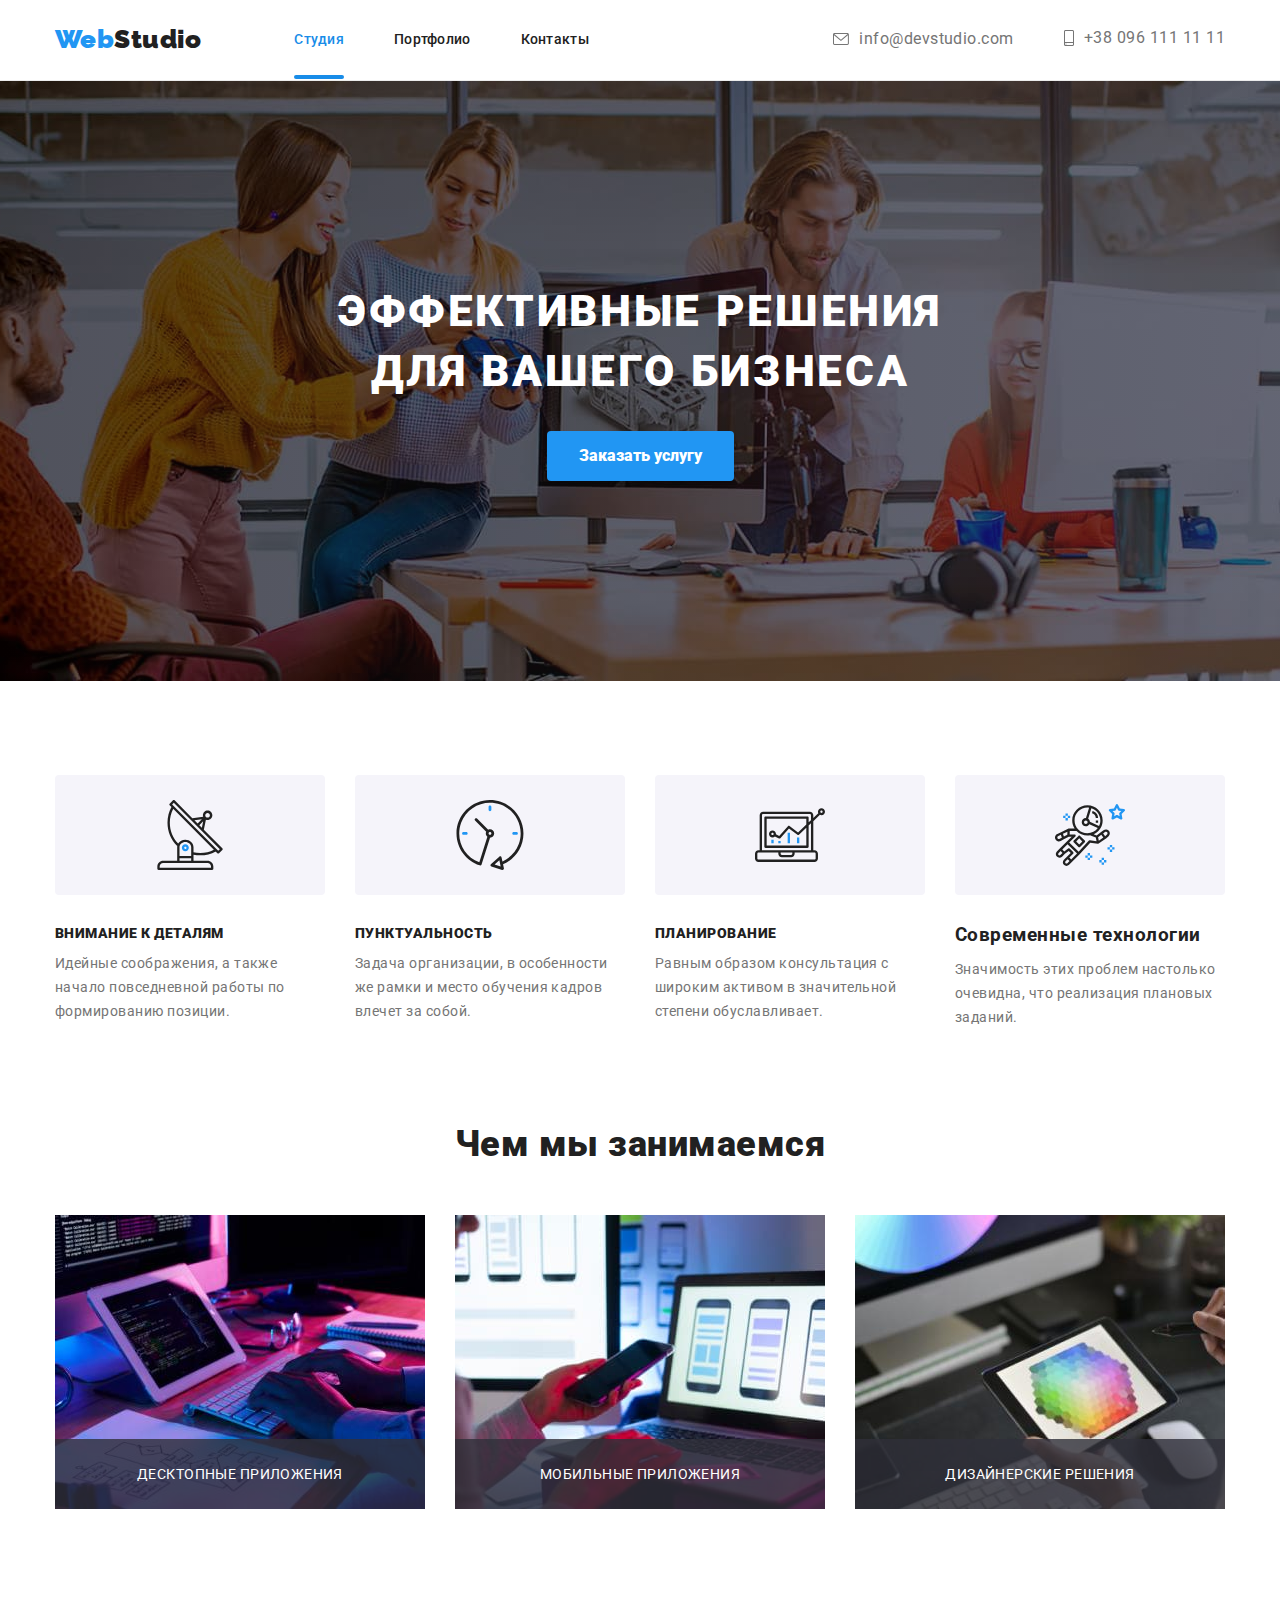
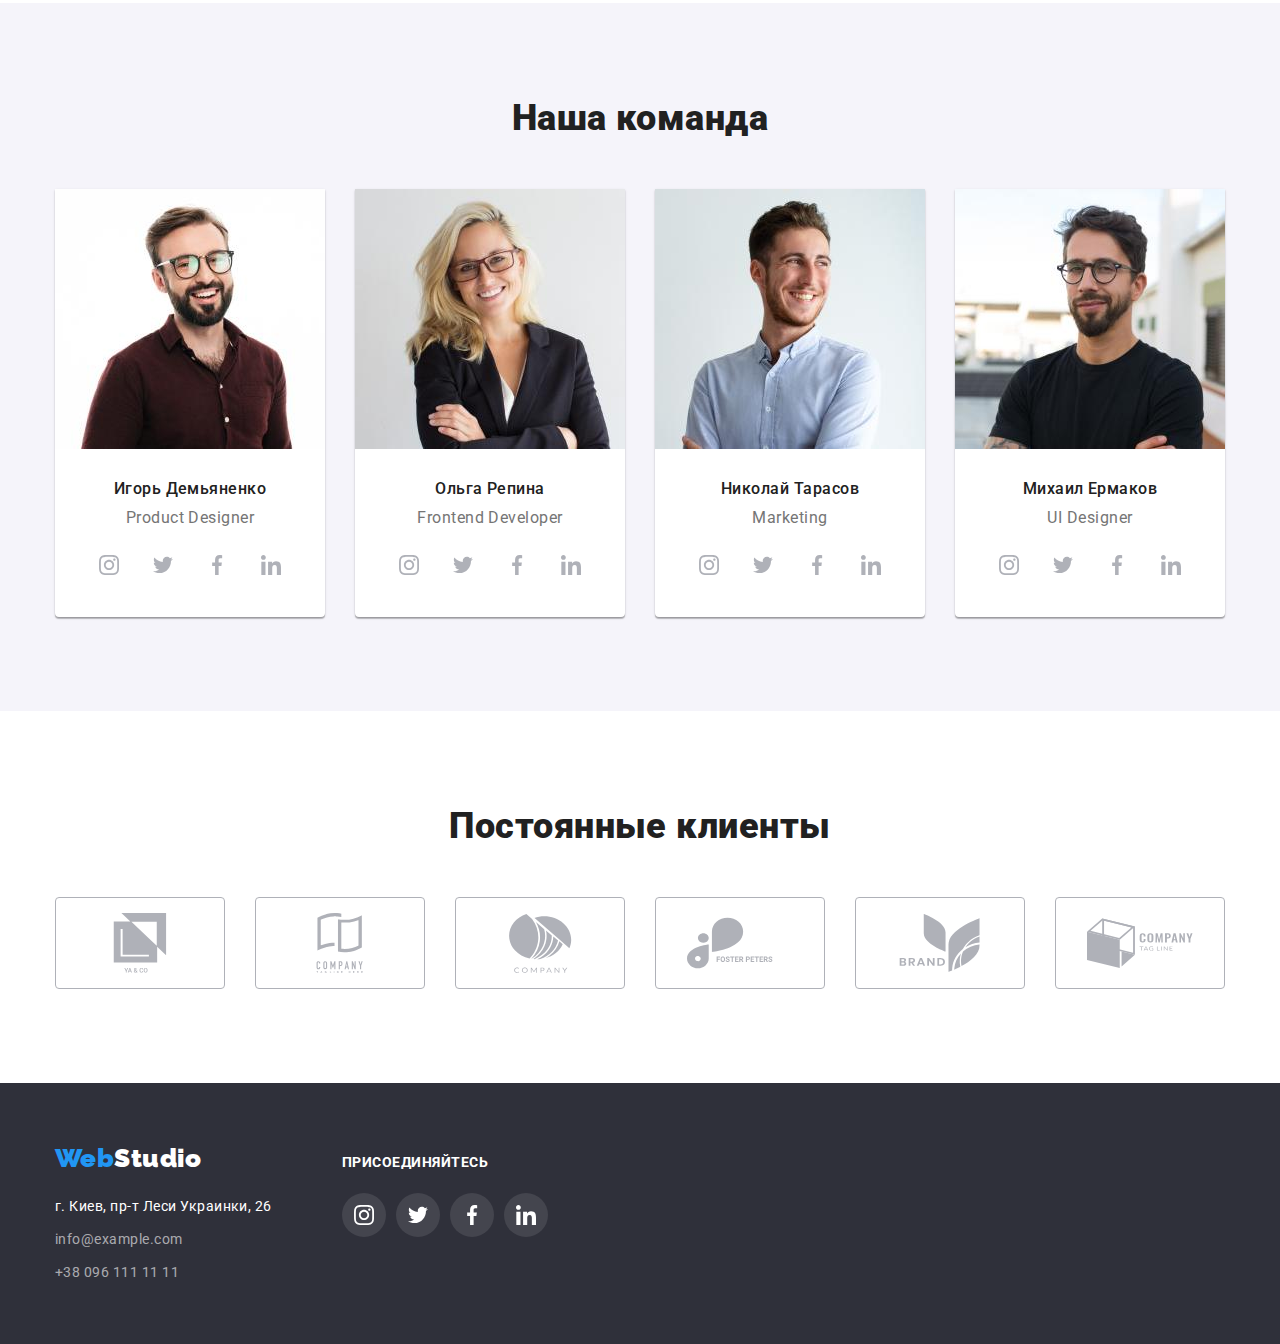
<file: index.html>
<!DOCTYPE html>
<html lang="ru">
  <head>
    <meta charset="utf-8" />
    <!-- ie10 and below only -->
    <meta http-equiv="x-ua-compatible" content="ie=edge" />
    <meta name="viewport" content="width=device-width, initial-scale=1.0" />
    <title>Web Studio</title>

    <!-- google-Font -->
    <link rel="preconnect" href="https://fonts.googleapis.com" />
    <link rel="preconnect" href="https://fonts.gstatic.com" crossorigin />
    <link
      href="https://fonts.googleapis.com/css2?family=Raleway:wght@700&family=Roboto:wght@400;500;700;900&display=swap"
      rel="stylesheet"
    />

    <!-- CSS -->
    <link
      rel="stylesheet"
      href="https://cdnjs.cloudflare.com/ajax/libs/modern-normalize/1.1.0/modern-normalize.min.css"
    />
    <link rel="stylesheet" href="./css/styles.css" />
  </head>
  <body>
    <!-- web-studio-header -->
    <header>
      <div class="container header">
        <!-- web-stud-header-logo-txt-->
        <a href="./index.html" class="header-logo-txt header-logo-pos no-underline"> Web<span>Studio</span></a>
        <!-- web-stud-menu -->
        <nav class="nav">
          <ul class="nav-list no-mark">
            <li class="nav-item">
              <a href="./index.html" class="header-item-text current-page no-underline active-link animate-color">
                Студия</a
              >
            </li>
            <li class="nav-item">
              <a href="./portfolio.html" class="header-item-text no-underline active-link animate-color"> Портфолио</a>
            </li>
            <li class="nav-item">
              <a href="#" class="header-item-text no-underline active-link animate-color"> Контакты</a>
            </li>
          </ul>
        </nav>
        <!-- web-stud-contacts -->
        <ul class="header-contacts">
          <li class="nav-item">
            <a
              href="mailto:info@devstudio.com"
              class="nav-item-text header-item-text-light no-underline active-link header-contacts animate-color"
            >
              <svg class="header-icon" width="16" height="12">
                <use href="./images/symbol-defs.svg#icon-envelope"></use>
              </svg>
              info@devstudio.com</a
            >
          </li>
          <li class="nav-item">
            <a
              href="tel:+380961111111"
              class="nav-item-text header-item-text-light no-underline active-link header-contacts animate-color"
            >
              <svg class="header-icon" width="10" height="16">
                <use href="./images/symbol-defs.svg#icon-smartphone"></use>
              </svg>
              +38 096 111 11 11</a
            >
          </li>
        </ul>
      </div>
    </header>
    <!-- web-stud-main-section -->
    <main>
      <!-- web-stud-main-content -->
      <section class="content-first">
        <div class="content-overlay">
          <!-- web-stud-main-content-title -->
          <h1 class="content-title">Эффективные решения для вашего бизнеса</h1>
          <button type="button" class="content-btn btn active-btn animate-btn" data-modal-open>Заказать услугу</button>
        </div>
      </section>
      <!-- web-stud-main-content-peculiarity -->
      <section class="section">
        <div class="container">
          <h2 class="visually-hidden">Наши преимущества</h2>
          <ul class="cards with-nowrap">
            <li class="item peculiarity-item">
              <div class="peculiarity-li-box">
                <svg class="peculiarity-li-icon" width="70" height="70">
                  <use href="./images/symbol-defs.svg#icon-antenna1"></use>
                </svg>
              </div>
              <h3 class="uppercase-title peculiarity-li-title">Внимание к деталям</h3>
              <p class="peculiarity-li-text">
                Идейные соображения, а также начало повседневной работы по формированию позиции.
              </p>
            </li>
            <li class="item peculiarity-item">
              <div class="peculiarity-li-box">
                <svg class="peculiarity-li-icon" width="70" height="70">
                  <use href="./images/symbol-defs.svg#icon-clock1"></use>
                </svg>
              </div>
              <h3 class="uppercase-title peculiarity-li-title">Пунктуальность</h3>
              <p class="peculiarity-li-text">
                Задача организации, в особенности же рамки и место обучения кадров влечет за собой.
              </p>
            </li>
            <li class="item peculiarity-item">
              <div class="peculiarity-li-box">
                <svg class="peculiarity-li-icon" width="70" height="70">
                  <use href="./images/symbol-defs.svg#icon-diagram1"></use>
                </svg>
              </div>
              <div>
                <h3 class="uppercase-title peculiarity-li-title">Планирование</h3>
                <p class="peculiarity-li-text">
                  Равным образом консультация с широким активом в значительной степени обуславливает.
                </p>
              </div>
            </li>
            <li class="item peculiarity-item">
              <div class="peculiarity-li-box">
                <svg class="peculiarity-li-icon" width="70" height="70">
                  <use href="./images/symbol-defs.svg#icon-astronaut1"></use>
                </svg>
              </div>
              <h3 class="peculiarity-li-title">Современные технологии</h3>
              <p class="peculiarity-li-text">
                Значимость этих проблем настолько очевидна, что реализация плановых заданий.
              </p>
            </li>
          </ul>
        </div>
      </section>
      <!-- web-stud-main-content-what-to-do -->
      <section class="section section-no-top-pad">
        <div class="container">
          <h2 class="title">Чем мы занимаемся</h2>
          <ul class="cards">
            <li class="item what-to-do-item">
              <img src="./images/project_1.jpg" alt="Фото разаботки проекта" width="370" height="294" />
              <div class="what-to-do-overlay">Десктопные приложения</div>
            </li>
            <li class="item what-to-do-item">
              <img
                src="./images/project_2.jpg"
                alt="Фото адаптации проекта к мобильным устройствам"
                width="370"
                height="294"
              />
              <div class="what-to-do-overlay">Мобильные приложения</div>
            </li>
            <li class="item what-to-do-item">
              <img src="./images/project_3.jpg" alt="Фото подбора цветовой палитры проекта" width="370" height="294" />
              <div class="what-to-do-overlay">Дизайнерские решения</div>
            </li>
          </ul>
        </div>
      </section>
      <!-- web-stud-main-content-teams -->
      <section class="section teams-section-bg">
        <div class="container">
          <h2 class="title">Наша команда</h2>
          <ul class="cards">
            <li class="item teams-item">
              <img
                src="./images/poduct_designer_igord_demianenko.jpg"
                alt="Фото Игорь Демьяненко"
                width="270"
                height="260"
              />
              <div class="card-team-info">
                <h3 class="card-title">Игорь Демьяненко</h3>
                <p class="card-text">Product Designer</p>
                <ul class="social">
                  <li class="item-li-social">
                    <a
                      href="https://www.instagram.com/"
                      class="no-underline social-link social-link-team animate-color-bc"
                    >
                      <svg class="social-icon" width="20" height="20">
                        <use href="./images/symbol-defs.svg#icon-instagram1"></use>
                      </svg>
                    </a>
                  </li>
                  <li class="item-li-social">
                    <a href="https://twitter.com/" class="no-underline social-link social-link-team animate-color-bc">
                      <svg class="social-icon" width="20" height="20">
                        <use href="./images/symbol-defs.svg#icon-twitter1"></use>
                      </svg>
                    </a>
                  </li>
                  <li class="item-li-social">
                    <a
                      href="https://www.facebook.com/"
                      class="no-underline social-link social-link-team animate-color-bc"
                    >
                      <svg class="social-icon" width="20" height="20">
                        <use href="./images/symbol-defs.svg#icon-facebook1"></use>
                      </svg>
                    </a>
                  </li>
                  <li class="item-li-social">
                    <a
                      href="https://www.linkedin.com/"
                      class="no-underline social-link social-link-team animate-color-bc"
                    >
                      <svg class="social-icon" width="20" height="20">
                        <use href="./images/symbol-defs.svg#icon-linkedin1"></use>
                      </svg>
                    </a>
                  </li>
                </ul>
              </div>
            </li>
            <li class="item teams-item">
              <img src="./images/frontend_developer_olha_repina.jpg" alt="Фото Ольга Репина" width="270" height="260" />
              <div class="card-team-info">
                <h3 class="card-title">Ольга Репина</h3>
                <p class="card-text">Frontend Developer</p>
                <ul class="social">
                  <li class="item-li-social">
                    <a
                      href="https://www.instagram.com/"
                      class="no-underline social-link social-link-team animate-color-bc"
                    >
                      <svg class="social-icon" width="20" height="20">
                        <use href="./images/symbol-defs.svg#icon-instagram1"></use>
                      </svg>
                    </a>
                  </li>
                  <li class="item-li-social">
                    <a href="https://twitter.com/" class="no-underline social-link social-link-team animate-color-bc">
                      <svg class="social-icon" width="20" height="20">
                        <use href="./images/symbol-defs.svg#icon-twitter1"></use>
                      </svg>
                    </a>
                  </li>
                  <li class="item-li-social">
                    <a
                      href="https://www.facebook.com/"
                      class="no-underline social-link social-link-team animate-color-bc"
                    >
                      <svg class="social-icon" width="20" height="20">
                        <use href="./images/symbol-defs.svg#icon-facebook1"></use>
                      </svg>
                    </a>
                  </li>
                  <li class="item-li-social">
                    <a
                      href="https://www.linkedin.com/"
                      class="no-underline social-link social-link-team animate-color-bc"
                    >
                      <svg class="social-icon" width="20" height="20">
                        <use href="./images/symbol-defs.svg#icon-linkedin1"></use>
                      </svg>
                    </a>
                  </li>
                </ul>
              </div>
            </li>
            <li class="item teams-item">
              <img src="./images/marketing_nikolay_tarasov.jpg" alt="Фото Николай Тарасов" width="270" height="260" />
              <div class="card-team-info">
                <h3 class="card-title">Николай Тарасов</h3>
                <p class="card-text">Marketing</p>
                <ul class="social">
                  <li class="item-li-social">
                    <a
                      href="https://www.instagram.com/"
                      class="no-underline social-link social-link-team animate-color-bc"
                    >
                      <svg class="social-icon" width="20" height="20">
                        <use href="./images/symbol-defs.svg#icon-instagram1"></use>
                      </svg>
                    </a>
                  </li>
                  <li class="item-li-social">
                    <a href="https://twitter.com/" class="no-underline social-link social-link-team animate-color-bc">
                      <svg class="social-icon" width="20" height="20">
                        <use href="./images/symbol-defs.svg#icon-twitter1"></use>
                      </svg>
                    </a>
                  </li>
                  <li class="item-li-social">
                    <a
                      href="https://www.facebook.com/"
                      class="no-underline social-link social-link-team animate-color-bc"
                    >
                      <svg class="social-icon" width="20" height="20">
                        <use href="./images/symbol-defs.svg#icon-facebook1"></use>
                      </svg>
                    </a>
                  </li>
                  <li class="item-li-social">
                    <a
                      href="https://www.linkedin.com/"
                      class="no-underline social-link social-link-team animate-color-bc"
                    >
                      <svg class="social-icon" width="20" height="20">
                        <use href="./images/symbol-defs.svg#icon-linkedin1"></use>
                      </svg>
                    </a>
                  </li>
                </ul>
              </div>
            </li>
            <li class="item teams-item">
              <img src="./images/ui_designer_mykhail_ermakov.jpg" alt="Фото Михаил Ермаков" width="270" height="260" />
              <div class="card-team-info">
                <h3 class="card-title">Михаил Ермаков</h3>
                <p class="card-text">UI Designer</p>
                <ul class="social">
                  <li class="item-li-social">
                    <a
                      href="https://www.instagram.com/"
                      class="no-underline social-link social-link-team animate-color-bc"
                    >
                      <svg class="social-icon" width="20" height="20">
                        <use href="./images/symbol-defs.svg#icon-instagram1"></use>
                      </svg>
                    </a>
                  </li>
                  <li class="item-li-social">
                    <a href="https://twitter.com/" class="no-underline social-link social-link-team animate-color-bc">
                      <svg class="social-icon" width="20" height="20">
                        <use href="./images/symbol-defs.svg#icon-twitter1"></use>
                      </svg>
                    </a>
                  </li>
                  <li class="item-li-social">
                    <a
                      href="https://www.facebook.com/"
                      class="no-underline social-link social-link-team animate-color-bc"
                    >
                      <svg class="social-icon" width="20" height="20">
                        <use href="./images/symbol-defs.svg#icon-facebook1"></use>
                      </svg>
                    </a>
                  </li>
                  <li class="item-li-social">
                    <a
                      href="https://www.linkedin.com/"
                      class="no-underline social-link social-link-team animate-color-bc"
                    >
                      <svg class="social-icon" width="20" height="20">
                        <use href="./images/symbol-defs.svg#icon-linkedin1"></use>
                      </svg>
                    </a>
                  </li>
                </ul>
              </div>
            </li>
          </ul>
        </div>
      </section>
      <!-- web-stud-main-content-clients -->
      <section class="section">
        <div class="container">
          <h2 class="title">Постоянные клиенты</h2>
          <ul class="cards-clients with-nowrap">
            <li class="item-clients">
              <a href="" class="no-underline clients-link with-border animate-clients">
                <svg class="clients-icon" width="106" height="60">
                  <use href="./images/symbol-defs.svg#icon-client1"></use>
                </svg>
              </a>
            </li>
            <li class="item-clients">
              <a href="" class="no-underline clients-link with-border animate-clients">
                <svg class="clients-icon" width="106" height="60">
                  <use href="./images/symbol-defs.svg#icon-client2"></use>
                </svg>
              </a>
            </li>
            <li class="item-clients">
              <a href="" class="no-underline clients-link with-border animate-clients">
                <svg class="clients-icon" width="106" height="60">
                  <use href="./images/symbol-defs.svg#icon-client3"></use>
                </svg>
              </a>
            </li>
            <li class="item-clients">
              <a href="" class="no-underline clients-link with-border animate-clients">
                <svg class="clients-icon" width="106" height="60">
                  <use href="./images/symbol-defs.svg#icon-client4"></use>
                </svg>
              </a>
            </li>
            <li class="item-clients">
              <a href="" class="no-underline clients-link with-border animate-clients">
                <svg class="clients-icon" width="106" height="60">
                  <use href="./images/symbol-defs.svg#icon-client5"></use>
                </svg>
              </a>
            </li>
            <li class="item-clients">
              <a href="" class="no-underline clients-link with-border animate-clients">
                <svg class="clients-icon" width="106" height="60">
                  <use href="./images/symbol-defs.svg#icon-client6"></use>
                </svg>
              </a>
            </li>
          </ul>
        </div>
      </section>
    </main>
    <!-- web-stud-footer -->
    <footer class="footer">
      <div class="container footer-box">
        <div>
          <!-- web-stud-logo-txt-->
          <a href="./index.html" class="footer-logo-txt no-underline"> Web<span>Studio</span></a>
          <!-- web-stud-footer-contacts -->
          <address class="footer-contacts">
            <ul class="no-mark">
              <li class="footer-contacts-li">
                <a
                  href="https://goo.gl/maps/doZ5ESJiCeNLyXiL8"
                  target="_blank"
                  rel="noopener
                                    noreferrer"
                  class="footer-address no-underline"
                >
                  г. Киев, пр-т Леси Украинки, 26</a
                >
              </li>
              <li class="footer-contacts-li">
                <a href="mailto:info@example.com" class="footer-email-tel no-underline"> info@example.com</a>
              </li>
              <li class="footer-contacts-li">
                <a href="tel:+380961111111" class="footer-email-tel no-underline"> +38 096 111 11 11</a>
              </li>
            </ul>
          </address>
        </div>
        <div class="footer-social">
          <p class="uppercase-title footer-social-title">присоединяйтесь</p>
          <ul class="social">
            <li class="item-li-social">
              <a href="https://www.instagram.com/" class="no-underline social-link footer-social-link animate-color-bc">
                <svg class="social-icon" width="20" height="20">
                  <use href="./images/symbol-defs.svg#icon-instagram1"></use>
                </svg>
              </a>
            </li>
            <li class="item-li-social">
              <a href="https://twitter.com/" class="no-underline social-link footer-social-link animate-color-bc">
                <svg class="social-icon" width="20" height="20">
                  <use href="./images/symbol-defs.svg#icon-twitter1"></use>
                </svg>
              </a>
            </li>
            <li class="item-li-social">
              <a href="https://www.facebook.com/" class="no-underline social-link footer-social-link animate-color-bc">
                <svg class="social-icon" width="20" height="20">
                  <use href="./images/symbol-defs.svg#icon-facebook1"></use>
                </svg>
              </a>
            </li>
            <li class="item-li-social">
              <a href="https://www.linkedin.com/" class="no-underline social-link footer-social-link animate-color-bc">
                <svg class="social-icon" width="20" height="20">
                  <use href="./images/symbol-defs.svg#icon-linkedin1"></use>
                </svg>
              </a>
            </li>
          </ul>
        </div>
      </div>
    </footer>
    <!-- web-stud-modal-window -->
    <div class="content-backdrop is-hidden" data-modal>
      <div class="content-modal">
        <button class="content-modal-btn" type="button" data-modal-close>
          <svg class="content-icon-close">
            <use href="./images/symbol-defs.svg#icon-close-black-18dp"></use>
          </svg>
        </button>
      </div>
    </div>
    <script src="./js/modal.js"></script>
  </body>
</html>
</file>
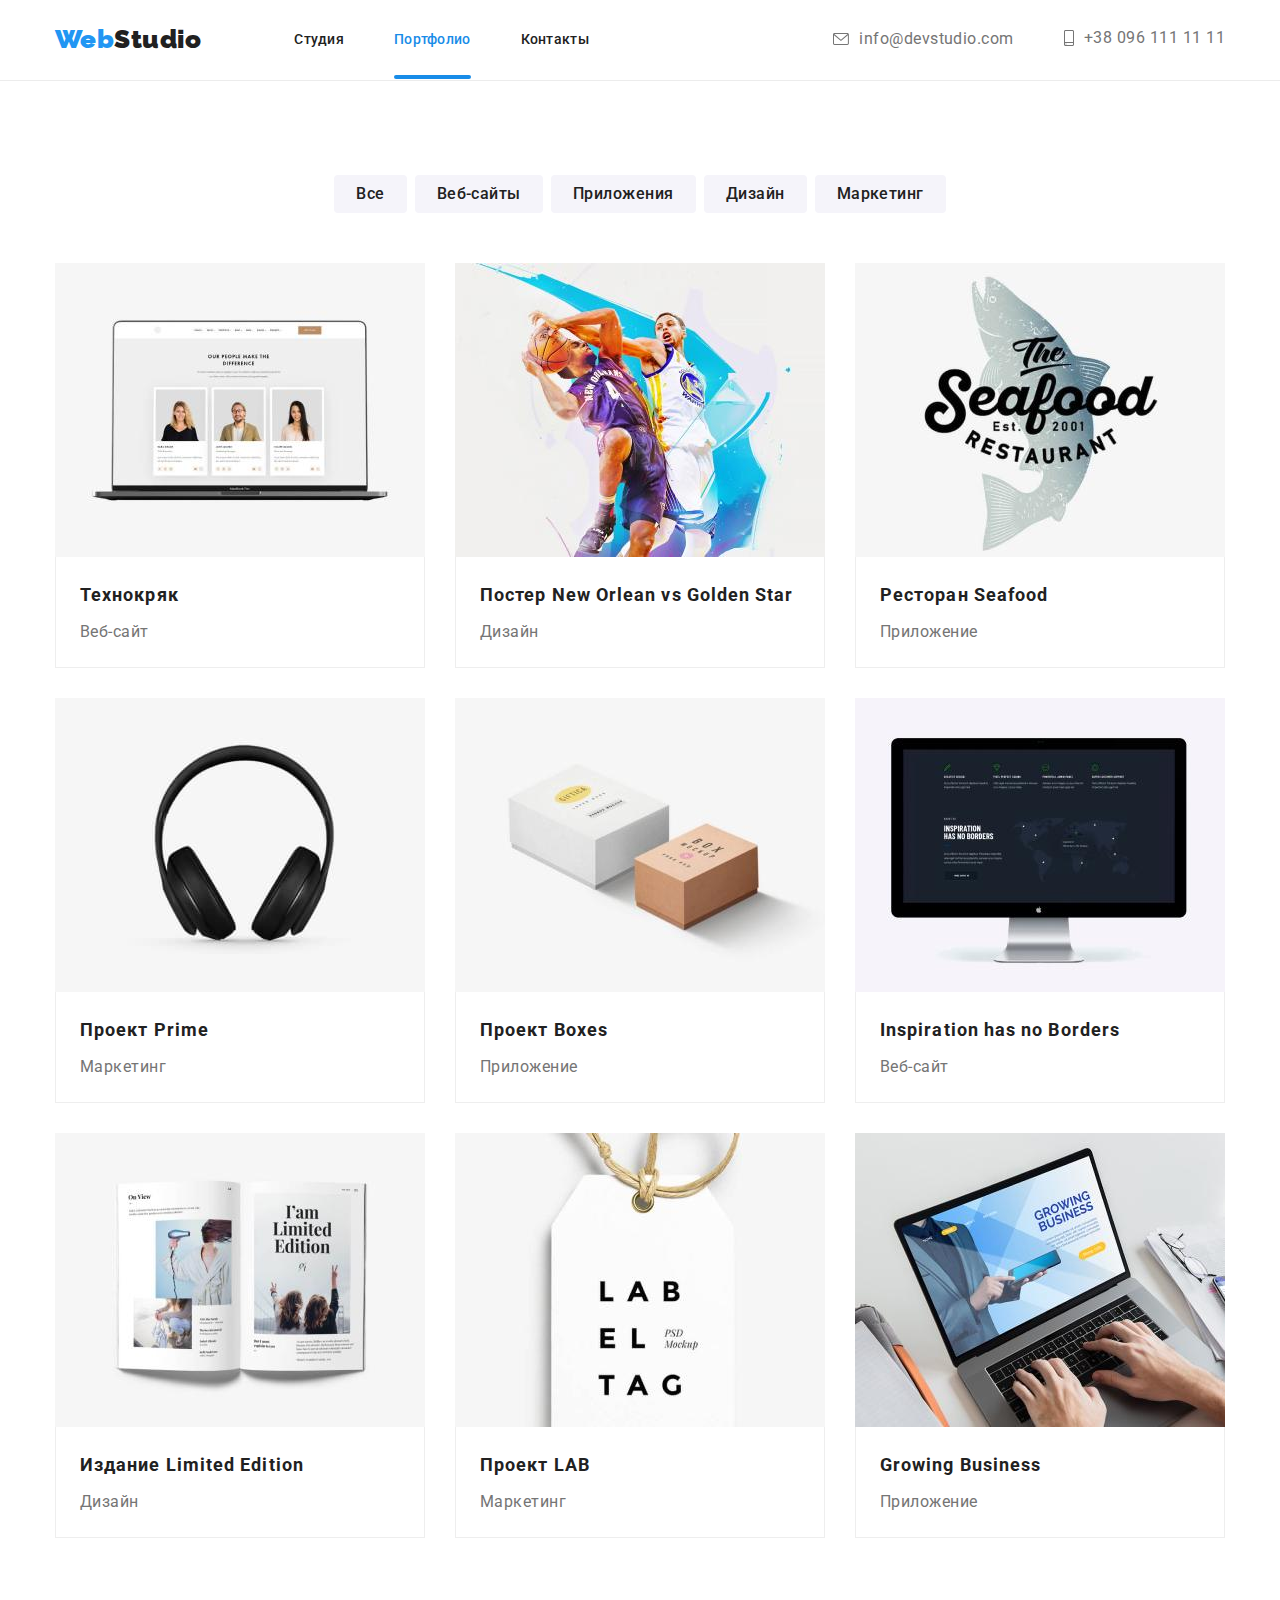
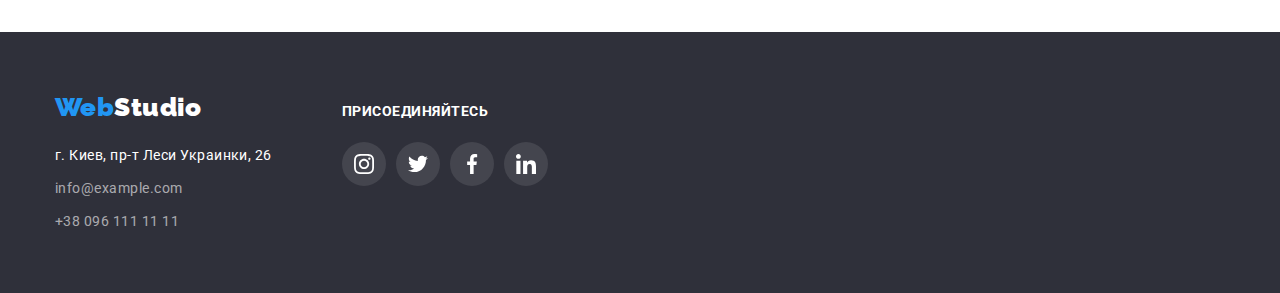
<file: portfolio.html>
<!DOCTYPE html>
<html lang="ru">
  <head>
    <meta charset="utf-8" />
    <!-- ie10 and below only -->
    <meta http-equiv="x-ua-compatible" content="ie=edge" />
    <meta name="viewport" content="width=device-width, initial-scale=1.0" />
    <title>Портфолио</title>

    <!-- google-Font -->
    <link rel="preconnect" href="https://fonts.googleapis.com" />
    <link rel="preconnect" href="https://fonts.gstatic.com" crossorigin />
    <link
      href="https://fonts.googleapis.com/css2?family=Raleway:wght@700&family=Roboto:wght@400;500;700;900&display=swap"
      rel="stylesheet"
    />

    <!-- CSS -->
    <link
      rel="stylesheet"
      href="https://cdnjs.cloudflare.com/ajax/libs/modern-normalize/1.1.0/modern-normalize.min.css"
    />
    <link rel="stylesheet" href="./css/styles.css" />
  </head>
  <body>
    <!-- web-studio-header -->
    <header>
      <div class="container header">
        <!-- web-stud-header-logo-txt-->
        <a href="./index.html" class="header-logo-txt header-logo-pos no-underline"> Web<span>Studio</span></a>
        <!-- web-stud-menu -->
        <nav class="nav">
          <ul class="nav-list no-mark">
            <li class="nav-item">
              <a href="./index.html" class="header-item-text no-underline active-link animate-color"> Студия</a>
            </li>
            <li class="nav-item">
              <a href="./portfolio.html" class="header-item-text current-page no-underline active-link animate-color">
                Портфолио</a
              >
            </li>
            <li class="nav-item">
              <a href="#" class="header-item-text no-underline active-link animate-color"> Контакты</a>
            </li>
          </ul>
        </nav>
        <!-- web-stud-contacts -->
        <ul class="header-contacts">
          <li class="nav-item">
            <a
              href="mailto:info@devstudio.com"
              class="nav-item-text header-item-text-light no-underline active-link header-contacts animate-color"
            >
              <svg class="header-icon" width="16" height="12">
                <use href="./images/symbol-defs.svg#icon-envelope"></use>
              </svg>
              info@devstudio.com</a
            >
          </li>
          <li class="nav-item">
            <a
              href="tel:+380961111111"
              class="nav-item-text header-item-text-light no-underline active-link header-contacts animate-color"
            >
              <svg class="header-icon" width="10" height="16">
                <use href="./images/symbol-defs.svg#icon-smartphone"></use>
              </svg>
              +38 096 111 11 11</a
            >
          </li>
        </ul>
      </div>
    </header>
    <!-- web-stud-main -->
    <main>
      <!-- web-stud-main-portfolio -->
      <section class="section">
        <div class="container">
          <h1 class="visually-hidden">Портфолио</h1>
          <!-- web-stud-main-portfolio-filters -->
          <ul class="portfolio-filters-ul">
            <li class="portfolio-filters-li">
              <button type="button" class="portfolio-filters-btn btn active-btn animate-btn">Все</button>
            </li>
            <li class="portfolio-filters-li">
              <button type="button" class="portfolio-filters-btn btn active-btn animate-btn">Веб-сайты</button>
            </li>
            <li class="portfolio-filters-li">
              <button type="button" class="portfolio-filters-btn btn active-btn animate-btn">Приложения</button>
            </li>
            <li class="portfolio-filters-li">
              <button type="button" class="portfolio-filters-btn btn active-btn animate-btn">Дизайн</button>
            </li>
            <li class="portfolio-filters-li">
              <button type="button" class="portfolio-filters-btn btn active-btn animate-btn">Маркетинг</button>
            </li>
          </ul>
          <!-- web-stud-main-portfolio-projects -->
          <ul class="cards">
            <li class="item portfolio-item">
              <a href="" class="no-mark no-underline portfolio-item-link animate-shadow">
                <div class="portfolio-thumb">
                  <img
                    src="./images/portfolio1.jpg"
                    alt="1-й проект: Фото страници с фотографиями 3-х разрабочиков"
                    class="portfolio-item-img"
                    width="370"
                    height="294"
                  />
                  <div class="portfolio-overlay">
                    Технокряк это современная площадка распространения коронавируса. Компании используют эту платформу
                    для цифрового шпионажа и атак на защищённые сервера конкурентов.
                  </div>
                </div>
                <div class="portfolio-item-box">
                  <h2 class="portfolio-card-title">Технокряк</h2>
                  <p class="portfolio-card-text">Веб-сайт</p>
                </div>
              </a>
            </li>
            <li class="item portfolio-item">
              <a href="" class="no-mark no-underline portfolio-item-link animate-shadow">
                <div class="portfolio-thumb">
                  <img
                    src="./images/portfolio2.jpg"
                    alt="2-й проект: Фото страници с двумя баскетболистами в прыжке с мячом"
                    width="370"
                    height="294"
                  />
                  <div class="portfolio-overlay">
                    Lorem ipsum dolor sit amet consectetur adipisicing elit. Molestiae, omnis! Voluptates molestias
                    omnis voluptas! Magni ut sequi asperiores obcaecati adipisci?
                  </div>
                </div>
                <div class="portfolio-item-box">
                  <h2 class="portfolio-card-title">Постер New Orlean vs Golden Star</h2>
                  <p class="portfolio-card-text">Дизайн</p>
                </div>
              </a>
            </li>
            <li class="item portfolio-item">
              <a href="" class="no-mark no-underline portfolio-item-link animate-shadow">
                <div class="portfolio-thumb">
                  <img
                    src="./images/portfolio3.jpg"
                    alt="3-й проект: Фото страници с логотипом ресторана"
                    width="370"
                    height="294"
                  />
                  <div class="portfolio-overlay">
                    Lorem ipsum dolor sit amet consectetur adipisicing elit. Molestiae, omnis! Voluptates molestias
                    omnis voluptas! Magni ut sequi asperiores obcaecati adipisci?
                  </div>
                </div>
                <div class="portfolio-item-box">
                  <h2 class="portfolio-card-title">Ресторан Seafood</h2>
                  <p class="portfolio-card-text">Приложение</p>
                </div>
              </a>
            </li>
            <li class="item portfolio-item">
              <a href="" class="no-mark no-underline portfolio-item-link animate-shadow">
                <div class="portfolio-thumb">
                  <img
                    src="./images/portfolio4.jpg"
                    alt="4-й проект: Фото страници с наушниками"
                    width="370"
                    height="294"
                  />
                  <div class="portfolio-overlay">
                    Lorem ipsum dolor sit amet consectetur adipisicing elit. Molestiae, omnis! Voluptates molestias
                    omnis voluptas! Magni ut sequi asperiores obcaecati adipisci?
                  </div>
                </div>
                <div class="portfolio-item-box">
                  <h2 class="portfolio-card-title">Проект Prime</h2>
                  <p class="portfolio-card-text">Маркетинг</p>
                </div>
              </a>
            </li>
            <li class="item portfolio-item">
              <a href="" class="no-mark no-underline portfolio-item-link animate-shadow">
                <div class="portfolio-thumb">
                  <img
                    src="./images/portfolio5.jpg"
                    alt="5-й проект: Фото страници с двумя коробками разных цветом с написями"
                    width="370"
                    height="294"
                  />
                  <div class="portfolio-overlay">
                    Lorem ipsum dolor sit amet consectetur adipisicing elit. Molestiae, omnis! Voluptates molestias
                    omnis voluptas! Magni ut sequi asperiores obcaecati adipisci?
                  </div>
                </div>
                <div class="portfolio-item-box">
                  <h2 class="portfolio-card-title">Проект Boxes</h2>
                  <p class="portfolio-card-text">Приложение</p>
                </div>
              </a>
            </li>
            <li class="item portfolio-item">
              <a href="" class="no-mark no-underline portfolio-item-link animate-shadow">
                <div class="portfolio-thumb">
                  <img
                    src="./images/portfolio6.jpg"
                    alt="6-й проект: Фото страници с изображением континентов"
                    width="370"
                    height="294"
                  />
                  <div class="portfolio-overlay">
                    Lorem ipsum dolor sit amet consectetur adipisicing elit. Molestiae, omnis! Voluptates molestias
                    omnis voluptas! Magni ut sequi asperiores obcaecati adipisci?
                  </div>
                </div>
                <div class="portfolio-item-box">
                  <h2 class="portfolio-card-title">Inspiration has no Borders</h2>
                  <p class="portfolio-card-text">Веб-сайт</p>
                </div>
              </a>
            </li>
            <li class="item portfolio-item">
              <a href="" class="no-mark no-underline portfolio-item-link animate-shadow">
                <div class="portfolio-thumb">
                  <img
                    src="./images/portfolio7.jpg"
                    alt="7-й проект: Фото страници с разворотом издания, на одной странице девушка сушит волосы, на второй слоган издания"
                    width="370"
                    height="294"
                  />
                  <div class="portfolio-overlay">
                    Lorem ipsum dolor sit amet consectetur adipisicing elit. Molestiae, omnis! Voluptates molestias
                    omnis voluptas! Magni ut sequi asperiores obcaecati adipisci?
                  </div>
                </div>
                <div class="portfolio-item-box">
                  <h2 class="portfolio-card-title">Издание Limited Edition</h2>
                  <p class="portfolio-card-text">Дизайн</p>
                </div>
              </a>
            </li>
            <li class="item portfolio-item">
              <a href="" class="no-mark no-underline portfolio-item-link animate-shadow">
                <div class="portfolio-thumb">
                  <img
                    src="./images/portfolio8.jpg"
                    alt="8-й проект: Фото бирки с названием проекта"
                    width="370"
                    height="294"
                  />
                  <div class="portfolio-overlay">
                    Lorem ipsum dolor sit amet consectetur adipisicing elit. Molestiae, omnis! Voluptates molestias
                    omnis voluptas! Magni ut sequi asperiores obcaecati adipisci?
                  </div>
                </div>
                <div class="portfolio-item-box">
                  <h2 class="portfolio-card-title">Проект LAB</h2>
                  <p class="portfolio-card-text">Маркетинг</p>
                </div>
              </a>
            </li>
            <li class="item portfolio-item">
              <a href="" class="no-mark no-underline portfolio-item-link animate-shadow">
                <div class="portfolio-thumb">
                  <img
                    src="./images/portfolio9.jpg"
                    alt="9-й проект: Фото бирки с изображением ноутбука с названием приложения"
                    width="370"
                    height="294"
                  />
                  <div class="portfolio-overlay">
                    Lorem ipsum dolor sit amet consectetur adipisicing elit. Molestiae, omnis! Voluptates molestias
                    omnis voluptas! Magni ut sequi asperiores obcaecati adipisci?
                  </div>
                </div>
                <div class="portfolio-item-box">
                  <h2 class="portfolio-card-title">Growing Business</h2>
                  <p class="portfolio-card-text">Приложение</p>
                </div>
              </a>
            </li>
          </ul>
        </div>
      </section>
    </main>
    <!-- web-stud-footer -->
    <footer class="footer">
      <div class="container footer-box">
        <div>
          <!-- web-stud-logo-txt-->
          <a href="./index.html" class="footer-logo-txt no-underline"> Web<span>Studio</span></a>
          <!-- web-stud-footer-contacts -->
          <address class="footer-contacts">
            <ul class="no-mark">
              <li class="footer-contacts-li">
                <a
                  href="https://goo.gl/maps/doZ5ESJiCeNLyXiL8"
                  target="_blank"
                  rel="noopener
                                    noreferrer"
                  class="footer-address no-underline"
                >
                  г. Киев, пр-т Леси Украинки, 26</a
                >
              </li>
              <li class="footer-contacts-li">
                <a href="mailto:info@example.com" class="footer-email-tel no-underline"> info@example.com</a>
              </li>
              <li class="footer-contacts-li">
                <a href="tel:+380961111111" class="footer-email-tel no-underline"> +38 096 111 11 11</a>
              </li>
            </ul>
          </address>
        </div>
        <div class="footer-social">
          <p class="uppercase-title footer-social-title">присоединяйтесь</p>
          <ul class="social">
            <li class="item-li-social">
              <a href="https://www.instagram.com/" class="no-underline social-link footer-social-link animate-color-bc">
                <svg class="social-icon" width="20" height="20">
                  <use href="./images/symbol-defs.svg#icon-instagram1"></use>
                </svg>
              </a>
            </li>
            <li class="item-li-social">
              <a href="https://twitter.com/" class="no-underline social-link footer-social-link animate-color-bc">
                <svg class="social-icon" width="20" height="20">
                  <use href="./images/symbol-defs.svg#icon-twitter1"></use>
                </svg>
              </a>
            </li>
            <li class="item-li-social">
              <a href="https://www.facebook.com/" class="no-underline social-link footer-social-link animate-color-bc">
                <svg class="social-icon" width="20" height="20">
                  <use href="./images/symbol-defs.svg#icon-facebook1"></use>
                </svg>
              </a>
            </li>
            <li class="item-li-social">
              <a href="https://www.linkedin.com/" class="no-underline social-link footer-social-link animate-color-bc">
                <svg class="social-icon" width="20" height="20">
                  <use href="./images/symbol-defs.svg#icon-linkedin1"></use>
                </svg>
              </a>
            </li>
          </ul>
        </div>
      </div>
    </footer>
  </body>
</html>
</file>
<file: css/styles.css>
/* ---------- global variable ---------- */
:root {
  --first-color-white: #ffffff;
  --second-color-different-black: #212121;
  --third-color-different-grey: #757575;
  --fourth-color: #2f303a;
  --fifth-color: rgba(255, 255, 255, 0.6);
  --sixth-color: #f5f4fa;
  --logo-color-white: #ffffff;
  --logo-color-black: #000000;
  --logo-color-light-blue: #2196f3;
  --active: #188ce8;
  --add-order-color: #2196f3;
  --icon-color: #afb1b8;
  --icon-color-active: #2196f3;
  --first-font: 'Roboto', sans-serif;
  --second-font: 'Raleway', sans-serif;
}
/* ---------- common syle ---------- */
/* ---------- teg ---------- */
h1,
h2,
h3,
p {
  margin: 0;
}
ul {
  margin: 0;
  padding: 0;
  list-style: none;
}

body {
  font-family: var(--first-font);
  font-style: normal;
  color: var(--first-color-white);
  background-color: var(--first-color-white);
  letter-spacing: 0.03em;
}
img {
  display: block;
  max-width: 100%;
  height: auto;
}
header {
  border-bottom: 1px solid #ececec;
}
/* ---------- class ---------- */
.container {
  width: 1200px;
  margin-left: auto;
  margin-right: auto;
  padding-left: 15px;
  padding-right: 15px;
}
.section {
  padding: 94px 0;
}
.title {
  font-weight: 900;
  font-size: 36px;
  line-height: calc(42 / 36);
  color: var(--second-color-different-black);
  text-align: center;
  margin-bottom: 50px;
}
.uppercase-title {
  font-weight: 900;
  font-size: 14px;
  line-height: calc(16 / 14);
  text-transform: uppercase;
}
.visually-hidden {
  position: absolute;
  clip: rect(0 0 0 0);
  width: 1px;
  height: 1px;
  margin: -1px;
}

.no-mark {
  list-style: none;
}
.no-underline {
  text-decoration: none;
}
.animate-color-bc {
  /*  set property  */
  transition: background-color 250ms cubic-bezier(0.4, 0, 0.2, 1), color 250ms cubic-bezier(0.4, 0, 0.2, 1);
}
.header-item-text.current-page,
.active-link:hover,
.active-link:focus {
  position: relative;
  color: var(--active);
}
.header-item-text.current-page::after {
  position: absolute;
  bottom: -200%;
  content: '';
  display: block;
  width: 100%;
  height: 4px;
  border-radius: 2px;
  background-color: var(--active);
}
.btn {
  cursor: pointer;
}
.animate-btn {
  /*  set property  */
  transition: background-color 250ms cubic-bezier(0.4, 0, 0.2, 1), color 250ms cubic-bezier(0.4, 0, 0.2, 1),
    box-shadow 250ms cubic-bezier(0.4, 0, 0.2, 1);
}
.active-btn:hover,
.active-btn:focus {
  background-color: var(--active);
  color: var(--first-color-white);
  box-shadow: 0px 3px 1px rgba(0, 0, 0, 0.1), 0px 1px 2px rgba(0, 0, 0, 0.08), 0px 2px 2px rgba(0, 0, 0, 0.12);
  border-radius: 4px;
  border: hidden;
}
.cards {
  display: flex;
  flex-wrap: wrap;
  margin-left: -30px;
  margin-top: -30px;
}
.with-nowrap {
  flex-wrap: nowrap;
}
.with-border {
  border: 1px solid var(--icon-color);
  border-radius: 4px;
}
.with-border:hover,
.with-border:focus {
  border: 1px solid var(--icon-color-active);
}
.card-title {
  color: var(--second-color-different-black);
  font-size: 16px;
  font-weight: 500;
  line-height: calc(19 / 16);
  text-align: center;
  margin-bottom: 10px;
}
.card-text {
  margin-bottom: 16px;
  color: var(--third-color-different-grey);
  font-size: 16px;
  font-weight: 400;
  line-height: calc(19 / 16);
}
.card-text-center {
  text-align: center;
}
.item {
  margin-left: 30px;
  margin-top: 30px;
}
.social {
  display: flex;
  justify-content: center;
  align-items: center;
}
.social-link {
  width: 44px;
  height: 44px;
  display: flex;
  align-items: center;
  justify-content: center;
  border-radius: 50%;
}
/* ---------- header ---------- */
/* ---------- header-logo-txt ---------- */
.header {
  display: flex;
  align-items: center;
  padding-top: 24px;
  padding-bottom: 25px;
}
.header-logo-txt,
.footer-logo-txt {
  color: var(--logo-color-light-blue);
  font-family: var(--second-font);
  font-weight: 900;
  font-size: 26px;
  line-height: calc(31 / 26);
}
.header-logo-txt span {
  color: var(--second-color-different-black);
}
.header-item-text-light {
  color: var(--third-color-different-grey);
}
.header-logo-pos {
  margin-right: 93px;
}
.header-contacts {
  margin-left: auto;
}
.animate-color {
  /*  set property  */
  transition: color 250ms cubic-bezier(0.4, 0, 0.2, 1);
}
/* ---------- menu ---------- */
.nav-list {
  display: flex;
}
.nav-item:not(:last-child) {
  margin-right: 50px;
}
/* ---------- contacts ---------- */
.header-contacts {
  display: flex;
}
/* ---------- nav ---------- */
.header-item-text {
  font-weight: 500;
  font-size: 14px;
  line-height: calc(16 / 14);
  letter-spacing: 0.02em;
  color: var(--second-color-different-black);
}
/* Ask Mentor */
/* .header-envelope:before{
    display: inline-flex;
    content: '';
    fill: var(--third-color-different-grey);
    width: 16px;
    height: 12px;
    margin-right: 10px;
    background-size: contain;
    background-repeat: no-repeat;
    background-position: center;
    background-image: url(../images/symbol-defs.svg#icon-envelope);
} */
.header-contacts {
  display: inline-flex;
  align-items: center;
}
.header-icon {
  display: block;
  fill: currentColor;
  margin-right: 10px;
}
/* ---------- main ---------- */
/* ---------- main-index ---------- */
/* section web-stud-main-content */
.content-first {
  background: var(--fourth-color);
  text-align: center;
}
.content-overlay {
  max-width: 1600px;
  padding-top: 200px;
  height: 600px;
  margin-left: auto;
  margin-right: auto;
  background-image: linear-gradient(to right, rgba(0, 0, 0, 0.4), rgba(47, 48, 58, 0.4)), url(../images/content-bg.jpg);
  background-size: cover;
  background-repeat: no-repeat;
  background-position: 50% 50%;
}
.content-title {
  font-weight: 900;
  font-size: 44px;
  line-height: calc(60 / 44);
  letter-spacing: 0.06em;
  text-transform: uppercase;
  margin-left: auto;
  margin-right: auto;
  margin-bottom: 30px;
  width: 696px;
}
.content-btn {
  padding: 10px 32px;
  font-family: inherit;
  font-weight: 900;
  font-size: 16px;
  line-height: calc(30 / 16);
  text-align: center;
  color: var(--first-color-white);
  background-color: var(--add-order-color);
  box-shadow: 0px 4px 4px rgba(0, 0, 0, 0.15);
  border-radius: 4px;
  border: hidden;
}

/* section web-stud-main-content-peculiarity */

.peculiarity-item {
  flex-basis: calc((100% - 120px) / 4);
}
.peculiarity-li-box {
  display: flex;
  align-items: center;
  justify-content: center;
  height: 120px;
  border-radius: 4px;
  background-color: var(--sixth-color);
  margin-bottom: 30px;
}
.peculiarity-li-title {
  color: var(--second-color-different-black);
  margin-bottom: 10px;
}
.peculiarity-li-text {
  font-size: 14px;
  line-height: calc(24 / 14);
  color: var(--third-color-different-grey);
}
.section-no-top-pad {
  padding-top: 0;
}
/* section web-stud-main-content-what-to-do */
/* section web-stud-main-content-teams */
.teams-section-bg {
  background-color: var(--sixth-color);
}
.what-to-do-item {
  flex-basis: calc((100% - 90px) / 3);
  position: relative;
}
.what-to-do-overlay {
  position: absolute;
  bottom: 0;
  left: 0;
  background-color: rgba(47, 48, 58, 0.8);

  font-size: 14px;
  line-height: calc(16 / 14);
  letter-spacing: 0.03em;
  text-align: center;
  text-transform: uppercase;

  padding: 27px 0;
  width: 100%;
}
.teams-item {
  background-color: var(--first-color-white);
  flex-basis: calc((100% - 120px) / 4);
  width: 270px;
  box-shadow: 0px 1px 3px rgba(0, 0, 0, 0.12), 0px 1px 1px rgba(0, 0, 0, 0.14), 0px 2px 1px rgba(0, 0, 0, 0.2);
  border-radius: 0px 0px 4px 4px;
}
.card-team-info {
  text-align: center;
  padding-top: 30px;
  padding-bottom: 30px;
}
.item-li-social:not(:last-child) {
  margin-right: 10px;
}
.social-link-team {
  color: var(--icon-color);
}
.social-link-team:hover,
.social-link-team:focus {
  background-color: var(--icon-color-active);
  color: var(--first-color-white);
}
.social-icon {
  fill: currentColor;
}
/* web-stud-main-content-clients */
.item-clients:not(:last-child) {
  margin-right: 30px;
}
.cards-clients {
  display: flex;
  justify-content: center;
  align-items: center;
}
.clients-link {
  display: flex;
  justify-content: center;
  align-items: center;
  width: 170px;
  height: 92px;
  color: var(--icon-color);
}
.clients-link:hover,
.clients-link:focus {
  color: var(--icon-color-active);
}
.clients-icon {
  fill: currentColor;
}
.animate-clients {
  /*  set property  */
  transition: color 250ms cubic-bezier(0.4, 0, 0.2, 1), border 250ms cubic-bezier(0.4, 0, 0.2, 1);
}
/* ---------- main-porfolio ---------- */
/* web-stud-main-portfolio-filters */
.portfolio-filters-btn {
  background: var(--sixth-color);
  border-radius: 4px;
  border: hidden;
  font-family: inherit;
  font-weight: 500;
  font-size: 16px;
  line-height: calc(26 / 16);
  text-align: center;
  vertical-align: middle;
  letter-spacing: 0.03em;
  color: var(--second-color-different-black);
  padding: 6px 22px;
}
.portfolio-filters-ul {
  display: flex;
  justify-content: center;
  margin-bottom: 50px;
}
.portfolio-filters-li:not(:last-child) {
  margin-right: 8px;
}
.portfolio-item {
  flex-basis: calc((100% - 90px) / 3);
}
.portfolio-item-link {
  display: block;
  color: var(--first-color-white);
}
.portfolio-item-link:hover,
.portfolio-item-link:focus {
  box-shadow: 0px 1px 1px rgba(0, 0, 0, 0.12), 0px 4px 4px rgba(0, 0, 0, 0.06), 1px 4px 6px rgba(0, 0, 0, 0.16);
}
.portfolio-item-link:hover .portfolio-overlay,
.portfolio-item-link:focus .portfolio-overlay {
  box-shadow: 0px 1px 1px rgba(0, 0, 0, 0.12), 0px 4px 4px rgba(0, 0, 0, 0.06), 1px 4px 6px rgba(0, 0, 0, 0.16);
  transform: translateY(0);
}
.portfolio-item-img {
  width: 100%;
  height: 100%;
}
.portfolio-thumb {
  position: relative;
  overflow: hidden;
}
.portfolio-overlay {
  position: absolute;
  top: 0;
  left: 0;
  width: 100%;
  height: 100%;
  background-color: rgba(33, 150, 243, 0.9);
  transform: translateY(100%);
  transition: transform 250ms cubic-bezier(0.4, 0, 0.2, 1);
  font-family: inherit;
  font-weight: 400;
  font-size: 18px;
  line-height: calc(28 / 18);
  padding: 64px 24px;
}
.portfolio-item-box {
  padding: 20px 24px;
  border-left: 1px solid #eeeeee;
  border-right: 1px solid #eeeeee;
  border-bottom: 1px solid #eeeeee;
}
.portfolio-card-title {
  font-family: inherit;
  font-weight: 700;
  font-size: 18px;
  line-height: calc(36 / 18);
  letter-spacing: 0.06em;
  color: var(--second-color-different-black);
  margin-bottom: 4px;
}
.portfolio-card-text {
  font-family: inherit;
  font-weight: 400;
  font-size: 16px;
  line-height: calc(30 / 16);
  color: var(--third-color-different-grey);
}
.animate-shadow {
  /*  set property  */
  transition: box-shadow 250ms cubic-bezier(0.4, 0, 0.2, 1);
}

/* *** footer *** */
.footer {
  background: var(--fourth-color);
  padding-top: 60px;
  padding-bottom: 60px;
}
.footer-logo-txt {
  display: block;
  margin-bottom: 20px;
}
.footer-logo-txt span {
  color: var(--first-color-white);
}
.footer-contacts {
  font-size: 14px;
  line-height: calc(24 / 14);
}
.footer-address {
  color: var(--first-color-white);
  font-style: normal;
  margin-bottom: 9px;
}
.footer-email-tel {
  color: var(--fifth-color);
  font-style: normal;
  margin-bottom: 9px;
}
.footer-contacts-li:not(:last-child) {
  margin-bottom: 9px;
}
.footer-box {
  align-items: baseline;
  display: flex;
}
.footer-social {
  margin-left: 70px;
}
.footer-social-title {
  font-weight: 700;
  margin-bottom: 23px;
}
.footer-social-link {
  display: flex;
  border-radius: 50%;
  background-color: rgba(255, 255, 255, 0.1);
  color: var(--first-color-white);
}
.footer-social-link:hover,
.footer-social-link:focus {
  background-color: var(--icon-color-active);
}
/* ---------- modal ---------- */
.content-backdrop {
  position: fixed;
  top: 0;
  left: 0;
  width: 100%;
  height: 100%;
  background-color: rgba(0, 0, 0, 0.2);
}
.content-backdrop.is-hidden {
  opacity: 0;
  pointer-events: none;
}
.content-modal {
  position: absolute;
  top: 50%;
  left: 50%;
  transform: translate(-50%, -50%);
  display: flex;
  justify-content: right;
  min-width: 528px;
  min-height: 581px;

  background-color: var(--first-color-white);
}
.content-modal-btn {
  display: flex;
  justify-content: center;
  align-items: center;
  width: 30px;
  height: 30px;

  background-color: var(--first-color-white);
  border: 1px solid rgba(0, 0, 0, 0.1);
  border-radius: 50%;
}
.content-icon-close {
  width: 18px;
  height: 18px;
}
</file>
